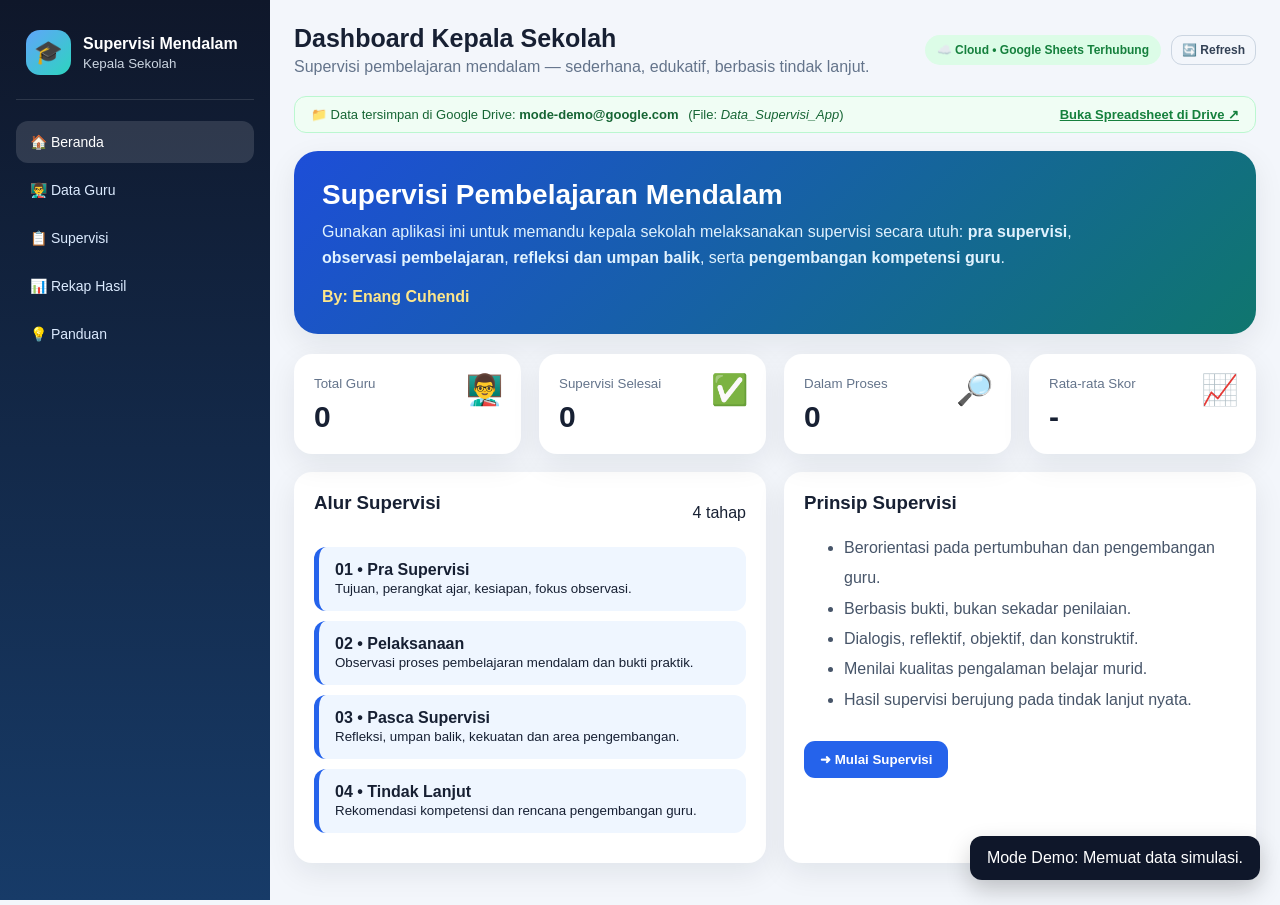
<file: Index.html>
<!DOCTYPE html>
<html lang="id">
<head>
<meta charset="UTF-8">
<meta name="viewport" content="width=device-width, initial-scale=1.0">
<title>Supervisi Pembelajaran Mendalam | By: Enang Cuhendi</title>
<style>
:root{
  --primary:#2563eb;--secondary:#0f766e;--accent:#f59e0b;--bg:#f3f6fb;
  --card:#fff;--text:#172033;--muted:#64748b;--danger:#dc2626;--success:#16a34a;
  --shadow:0 10px 30px rgba(15,23,42,.08);--radius:18px
}
*{box-sizing:border-box}
body{margin:0;font-family:Inter,Segoe UI,Arial,sans-serif;background:var(--bg);color:var(--text)}
.app{display:flex;min-height:100vh}

.sidebar{width:270px;background:linear-gradient(180deg,#0f172a,#173b68);color:#fff;padding:22px 16px;position:fixed;inset:0 auto 0 0;z-index:20}
.brand{display:flex;align-items:center;gap:12px;padding:8px 10px 24px;border-bottom:1px solid rgba(255,255,255,.12)}
.logo{width:45px;height:45px;border-radius:14px;background:linear-gradient(135deg,#60a5fa,#2dd4bf);display:grid;place-items:center;font-size:23px}
.brand b{font-size:16px}.brand small{display:block;color:#cbd5e1;margin-top:3px}
.nav{margin-top:18px}.nav button{width:100%;border:0;background:transparent;color:#dbeafe;text-align:left;padding:13px 14px;border-radius:12px;margin:3px 0;font-size:14px;cursor:pointer}
.nav button:hover,.nav button.active{background:rgba(255,255,255,.13);color:#fff}
.main{margin-left:270px;width:calc(100% - 270px);padding:24px}

.topbar{display:flex;justify-content:space-between;align-items:center;margin-bottom:20px;flex-wrap:wrap;gap:12px}
.topbar h1{margin:0;font-size:25px}.topbar p{margin:5px 0 0;color:var(--muted)}
.topbar-actions{display:flex;align-items:center;gap:10px}
.badge{padding:8px 12px;border-radius:999px;background:#e0f2fe;color:#0369a1;font-size:12px;font-weight:700;display:inline-flex;align-items:center;gap:6px}
.badge-cloud{background:#dcfce7;color:#15803d}
.page{display:none}.page.active{display:block}
.grid{display:grid;gap:18px}.grid-4{grid-template-columns:repeat(4,1fr)}.grid-3{grid-template-columns:repeat(3,1fr)}.grid-2{grid-template-columns:repeat(2,1fr)}
.card{background:var(--card);border-radius:var(--radius);padding:20px;box-shadow:var(--shadow);margin-bottom:18px}
.stat{position:relative;overflow:hidden}.stat .num{font-size:30px;font-weight:800;margin-top:8px}.stat small{color:var(--muted)}.stat .ico{position:absolute;right:18px;top:18px;font-size:30px}

.hero{background:linear-gradient(135deg,#1d4ed8,#0f766e);color:white;border-radius:24px;padding:28px;box-shadow:var(--shadow);margin-bottom:20px}
.hero h2{margin:0 0 8px;font-size:28px}.hero p{margin:0;max-width:800px;color:#e0f2fe;line-height:1.6}
.hero .credit{margin-top:18px;font-weight:800;color:#fde68a}
h2,h3{margin-top:0}.section-title{display:flex;justify-content:space-between;align-items:center;margin-bottom:14px}
label{font-size:13px;font-weight:700;color:#334155;display:block;margin-bottom:6px}
input,select,textarea{width:100%;padding:11px 12px;border:1px solid #dbe2ea;border-radius:11px;background:#fff;font:inherit;outline:none}
input:focus,select:focus,textarea:focus{border-color:var(--primary);box-shadow:0 0 0 3px rgba(37,99,235,.1)}
textarea{min-height:90px;resize:vertical}
.form-grid{display:grid;grid-template-columns:repeat(2,1fr);gap:15px}.full{grid-column:1/-1}

.btn{border:0;border-radius:11px;padding:11px 16px;font-weight:700;cursor:pointer;background:#e2e8f0;color:#1e293b;transition:background 0.2s;display:inline-flex;align-items:center;justify-content:center;gap:6px;text-decoration:none}
.btn:hover{filter:brightness(0.95)}
.btn-primary{background:var(--primary);color:white}.btn-success{background:var(--success);color:white}.btn-warning{background:var(--accent);color:#422006}.btn-danger{background:var(--danger);color:white}
.btn-outline{background:transparent;border:1px solid #cbd5e1;color:#334155}
.btn-sm{padding:7px 10px;font-size:12px}
.actions{display:flex;gap:9px;flex-wrap:wrap}

.tabs{display:flex;gap:7px;overflow:auto;margin-bottom:18px}
.tabs::-webkit-scrollbar{display:none}
.tabs{-ms-overflow-style:none;scrollbar-width:none}
.tab{white-space:nowrap;padding:10px 14px;border-radius:10px;border:1px solid #dbe2ea;background:white;cursor:pointer}.tab.active{background:#dbeafe;color:#1d4ed8;border-color:#93c5fd;font-weight:700}
.step{display:none}.step.active{display:block}
.progress{height:9px;background:#e2e8f0;border-radius:99px;overflow:hidden;margin:8px 0 20px}.progress div{height:100%;background:linear-gradient(90deg,#2563eb,#14b8a6);width:0;transition: width 0.3s ease;}

.check-row{display:grid;grid-template-columns:1fr 150px;gap:15px;align-items:center;border:1px solid #e5e7eb;border-radius:13px;padding:14px;margin-bottom:10px}
.check-row p{margin:0;line-height:1.5}.check-row small{color:var(--muted)}
.rating{display:flex;gap:6px;flex-wrap:wrap}.rating label{font-weight:500;display:flex;gap:3px;align-items:center;margin-right:10px}
table{width:100%;border-collapse:collapse;min-width:600px;}
th,td{text-align:left;padding:11px;border-bottom:1px solid #e5e7eb;font-size:13px}th{background:#f8fafc}
.pill{display:inline-block;padding:5px 9px;border-radius:999px;font-size:11px;font-weight:800}.pill.green{background:#dcfce7;color:#166534}.pill.yellow{background:#fef3c7;color:#92400e}.pill.red{background:#fee2e2;color:#991b1b}
.recommend{border-left:5px solid var(--primary);padding:14px 16px;background:#eff6ff;border-radius:12px;margin-bottom:10px}
.empty{text-align:center;color:var(--muted);padding:30px}

.toast{position:fixed;right:20px;bottom:20px;background:#0f172a;color:#fff;padding:13px 17px;border-radius:12px;display:none;z-index:9999;box-shadow:0 10px 25px rgba(0,0,0,.2)}
.modal-overlay{position:fixed;inset:0;background:rgba(15,23,42,0.6);z-index:9999;display:none;align-items:center;justify-content:center;padding:20px}
.modal{background:#fff;border-radius:20px;padding:24px;width:100%;max-width:340px;text-align:center;box-shadow:0 25px 50px -12px rgba(0,0,0,0.25)}

/* LOADING SPINNER OVERLAY */
.loading-overlay{position:fixed;inset:0;background:rgba(15,23,42,0.65);backdrop-filter:blur(3px);z-index:10000;display:none;align-items:center;justify-content:center;flex-direction:column;color:#fff}
.spinner{width:46px;height:46px;border:4px solid rgba(255,255,255,0.25);border-top:4px solid #60a5fa;border-radius:50%;animation:spin 0.8s linear infinite;margin-bottom:16px}
.loading-text{font-size:15px;font-weight:600;letter-spacing:.3px;color:#f8fafc;text-align:center;max-width:300px}
@keyframes spin{0%{transform:rotate(0deg)}100%{transform:rotate(360deg)}}

.cloud-bar{background:#f0fdf4;border:1px solid #bbf7d0;padding:10px 16px;border-radius:12px;margin-bottom:18px;display:flex;align-items:center;justify-content:space-between;flex-wrap:wrap;gap:8px;font-size:13px;color:#166534}
.cloud-bar a{color:#15803d;font-weight:700;text-decoration:underline}

@media(max-width:1000px){.grid-4{grid-template-columns:repeat(2,1fr)}}
@media(max-width:760px){
 .sidebar{width:100%;height:auto;padding:8px 10px;position:fixed;bottom:0;top:auto;left:0;box-shadow:0 -5px 20px rgba(0,0,0,0.15);z-index:999;}
 .brand{display:none}
 .nav{margin-top:0;display:flex;flex-direction:row;justify-content:space-between;width:100%;gap:5px;}
 .nav button{display:flex;flex-direction:column;align-items:center;justify-content:center;text-align:center;font-size:20px;padding:8px 2px;margin:0;border-radius:12px;flex:1;}
 .nav button span{display:block;font-size:10px;margin-top:4px;font-weight:600;}
 .main{margin-left:0;width:100%;padding:14px;padding-bottom:100px;}
 .topbar h1{font-size:20px}.topbar p{font-size:12px}
 .grid-3,.grid-2,.form-grid{grid-template-columns:1fr}.grid-4{grid-template-columns:repeat(2,1fr)}
 .hero{padding:20px}.hero h2{font-size:22px}
 .check-row{grid-template-columns:1fr}.card{padding:15px}
 .actions{flex-direction:column;width:100%}
 .actions .btn{width:100%;padding:14px}
}

@media print{
 .sidebar,.topbar,.actions,.tabs,.cloud-bar{display:none!important}.main{margin:0;width:100%;padding:0}.page{display:none!important}.page.active{display:block!important}.card,.hero{box-shadow:none;border:1px solid #ddd}
}
</style>
</head>
<body>
<div class="app">
<aside class="sidebar">
 <div class="brand"><div class="logo">🎓</div><div><b>Supervisi Mendalam</b><small>Kepala Sekolah</small></div></div>
 <nav class="nav">
  <button class="active" onclick="showPage('dashboard',this)">🏠 <span>Beranda</span></button>
  <button onclick="showPage('data',this)">👨‍🏫 <span>Data Guru</span></button>
  <button onclick="showPage('supervisi',this)">📋 <span>Supervisi</span></button>
  <button onclick="showPage('rekap',this)">📊 <span>Rekap Hasil</span></button>
  <button onclick="showPage('panduan',this)">💡 <span>Panduan</span></button>
 </nav>
</aside>

<main class="main">
<header class="topbar">
 <div>
  <h1 id="pageTitle">Dashboard Kepala Sekolah</h1>
  <p>Supervisi pembelajaran mendalam — sederhana, edukatif, berbasis tindak lanjut.</p>
 </div>
 <div class="topbar-actions">
  <span class="badge badge-cloud" id="cloudStatus">☁️ Cloud • Google Sheets Terhubung</span>
  <button class="btn btn-sm btn-outline" id="refreshBtn" onclick="loadAppData()" title="Sinkronkan data dari server">🔄 Refresh</button>
 </div>
</header>

<!-- Notifikasi Status Google Sheets Pengguna -->
<div class="cloud-bar" id="cloudBar" style="display:none;">
 <div>
  <span>📁 Data tersimpan di Google Drive: <b id="userEmailTxt">Memuat akun...</b></span>
  <span style="margin-left:6px;">(File: <i>Data_Supervisi_App</i>)</span>
 </div>
 <div>
  <a href="#" target="_blank" id="sheetLink">Buka Spreadsheet di Drive ↗</a>
 </div>
</div>

<section id="dashboard" class="page active">
 <div class="hero">
  <h2>Supervisi Pembelajaran Mendalam</h2>
  <p>Gunakan aplikasi ini untuk memandu kepala sekolah melaksanakan supervisi secara utuh: <b>pra supervisi</b>, <b>observasi pembelajaran</b>, <b>refleksi dan umpan balik</b>, serta <b>pengembangan kompetensi guru</b>.</p>
  <div class="credit">By: Enang Cuhendi</div>
 </div>
 <div class="grid grid-4">
  <div class="card stat"><small>Total Guru</small><div class="num" id="statGuru">0</div><div class="ico">👨‍🏫</div></div>
  <div class="card stat"><small>Supervisi Selesai</small><div class="num" id="statSelesai">0</div><div class="ico">✅</div></div>
  <div class="card stat"><small>Dalam Proses</small><div class="num" id="statProses">0</div><div class="ico">🔎</div></div>
  <div class="card stat"><small>Rata-rata Skor</small><div class="num" id="statRata">-</div><div class="ico">📈</div></div>
 </div>
 <div class="grid grid-2">
  <div class="card">
   <div class="section-title"><h3>Alur Supervisi</h3><span>4 tahap</span></div>
   <div class="recommend"><b>01 • Pra Supervisi</b><br><small>Tujuan, perangkat ajar, kesiapan, fokus observasi.</small></div>
   <div class="recommend"><b>02 • Pelaksanaan</b><br><small>Observasi proses pembelajaran mendalam dan bukti praktik.</small></div>
   <div class="recommend"><b>03 • Pasca Supervisi</b><br><small>Refleksi, umpan balik, kekuatan dan area pengembangan.</small></div>
   <div class="recommend"><b>04 • Tindak Lanjut</b><br><small>Rekomendasi kompetensi dan rencana pengembangan guru.</small></div>
  </div>
  <div class="card">
   <h3>Prinsip Supervisi</h3>
   <ul style="line-height:1.9;color:#475569">
    <li>Berorientasi pada pertumbuhan dan pengembangan guru.</li>
    <li>Berbasis bukti, bukan sekadar penilaian.</li>
    <li>Dialogis, reflektif, objektif, dan konstruktif.</li>
    <li>Menilai kualitas pengalaman belajar murid.</li>
    <li>Hasil supervisi berujung pada tindak lanjut nyata.</li>
   </ul>
   <button class="btn btn-primary" style="margin-top:10px" onclick="showPage('supervisi', document.querySelectorAll('.nav button')[2])">➜ Mulai Supervisi</button>
  </div>
 </div>
</section>

<section id="data" class="page">
 <div class="card">
  <div class="section-title"><h2>Data Guru</h2><button class="btn btn-primary" onclick="openGuruForm()">＋ Tambah Guru</button></div>
  <div id="guruForm" style="display:none;margin-bottom:20px;border:1px solid #dbe2ea;padding:15px;border-radius:14px;background:#f8fafc">
   <h3 style="margin-top:0;font-size:16px;">Form Data Guru</h3>
   <div class="form-grid">
    <div><label>Nama Guru</label><input id="gNama" placeholder="Nama lengkap"></div>
    <div><label>NIP/NUPTK</label><input id="gId" placeholder="Opsional"></div>
    <div><label>Mata Pelajaran</label><input id="gMapel" placeholder="Contoh: IPS"></div>
    <div><label>Kelas/Fase</label><input id="gKelas" placeholder="Contoh: IX / Fase D"></div>
   </div>
   <br><div class="actions"><button class="btn btn-success" onclick="saveGuru()">Simpan ke Cloud</button><button class="btn" onclick="openGuruForm(false)">Batal</button></div>
  </div>
  <div id="guruTable"></div>
 </div>
</section>

<section id="supervisi" class="page">
 <div class="card">
  <div class="section-title"><h2>Form Supervisi</h2><span id="supervisiStatus" class="pill yellow">DRAFT</span></div>
  <div class="tabs">
   <button class="tab active" onclick="goStep(1,this)">1. Pra Supervisi</button>
   <button class="tab" onclick="goStep(2,this)">2. Pelaksanaan</button>
   <button class="tab" onclick="goStep(3,this)">3. Pasca Supervisi</button>
   <button class="tab" onclick="goStep(4,this)">4. Tindak Lanjut</button>
  </div>
  <div class="progress"><div id="prog"></div></div>

  <div class="step active" id="step1">
   <h3>Pra Supervisi</h3>
   <div class="form-grid">
    <div><label>Pilih Guru</label><select id="sGuru"><option value="">-- Pilih guru --</option></select></div>
    <div><label>Tanggal Supervisi</label><input type="date" id="sTanggal"></div>
    <div><label>Materi/Topik</label><input id="sMateri" placeholder="Materi yang akan diajarkan"></div>
    <div><label>Kelas/Fase</label><input id="sKelas" placeholder="Kelas/Fase"></div>
    <div class="full"><label>Tujuan supervisi / fokus yang disepakati</label><textarea id="sFokus" placeholder="Contoh: keterlibatan aktif murid, pembelajaran bermakna, asesmen formatif..."></textarea></div>
    <div class="full"><label>Kesiapan perangkat ajar</label>
     <div class="rating">
      <label><input type="checkbox" class="pra" value="Modul/RPP tersedia"> Modul/RPP</label>
      <label><input type="checkbox" class="pra" value="Asesmen tersedia"> Asesmen</label>
      <label><input type="checkbox" class="pra" value="Media/bahan ajar tersedia"> Media/Bahan ajar</label>
      <label><input type="checkbox" class="pra" value="Tujuan pembelajaran jelas"> Tujuan jelas</label>
     </div>
    </div>
   </div>
   <br>
   <div class="actions"><button class="btn btn-primary" onclick="nextStep(2)">Lanjut Pelaksanaan →</button></div>
  </div>

  <div class="step" id="step2">
   <h3>Pelaksanaan — Observasi Pembelajaran Mendalam</h3>
   <p style="color:#64748b">Berikan skor 1–4 berdasarkan bukti yang terlihat selama pembelajaran. 1 = belum tampak, 2 = mulai tampak, 3 = baik, 4 = sangat baik/konsisten.</p>
   <div id="observasiList"></div>
   <br>
   <div><label>Catatan/bukti observasi penting</label><textarea id="sBukti" placeholder="Tuliskan perilaku guru, respons murid, bukti pembelajaran, atau kejadian penting..."></textarea></div>
   <br>
   <div class="actions">
    <button class="btn" onclick="nextStep(1)">← Kembali</button> 
    <button class="btn btn-primary" onclick="nextStep(3)">Lanjut Pasca Supervisi →</button>
   </div>
  </div>

  <div class="step" id="step3">
   <h3>Pasca Supervisi — Refleksi & Umpan Balik</h3>
   <div class="form-grid">
    <div class="full"><label>Refleksi guru: Apa yang sudah berjalan baik?</label><textarea id="sRefleksi" placeholder="Diisi bersama guru..."></textarea></div>
    <div class="full"><label>Refleksi guru: Apa yang ingin diperbaiki?</label><textarea id="sPerbaikan" placeholder="Area yang ingin dikembangkan..."></textarea></div>
    <div class="full"><label>Kekuatan pembelajaran yang teramati</label><textarea id="sKekuatan"></textarea></div>
    <div class="full"><label>Umpan balik kepala sekolah</label><textarea id="sFeedback" placeholder="Apresiasi + bukti + pertanyaan reflektif + saran pengembangan"></textarea></div>
   </div>
   <br>
   <div class="actions">
    <button class="btn" onclick="nextStep(2)">← Kembali</button> 
    <button class="btn btn-primary" onclick="nextStep(4)">Lanjut Tindak Lanjut →</button>
   </div>
  </div>

  <div class="step" id="step4">
   <h3>Tindak Lanjut & Rekomendasi Pengembangan Kompetensi</h3>
   <div id="hasilSkor" class="recommend"></div>
   <div id="rekomendasiBox"></div>
   <div class="form-grid">
    <div><label>Prioritas pengembangan</label><select id="sPrioritas">
      <option>Perencanaan pembelajaran mendalam</option><option>Praktik pedagogis dan diferensiasi</option><option>Asesmen formatif & HOTS</option><option>Refleksi dan umpan balik</option><option>Pemanfaatan teknologi/digital</option><option>Pengelolaan lingkungan belajar</option><option>Kolaborasi dan komunitas belajar</option>
    </select></div>
    <div><label>Bentuk tindak lanjut</label><select id="sTL"><option>Coaching individual</option><option>Observasi teman sejawat</option><option>Lesson study</option><option>MGMP/komunitas belajar</option><option>Workshop/pelatihan</option><option>Praktik mandiri dengan refleksi</option></select></div>
    <div><label>Target waktu</label><input id="sTarget" placeholder="Contoh: 2 minggu"></div>
    <div><label>Indikator keberhasilan</label><input id="sIndikator" placeholder="Contoh: asesmen formatif digunakan setiap pertemuan"></div>
    <div class="full"><label>Catatan tindak lanjut</label><textarea id="sCatatanTL"></textarea></div>
   </div>
   <br>
   <div class="actions">
    <button class="btn" onclick="nextStep(3)">← Kembali</button>
    <button class="btn btn-success" onclick="simpanSupervisi()">💾 Simpan ke Google Sheets</button>
    <button class="btn btn-warning" onclick="window.print()">🖨️ Cetak</button>
   </div>
  </div>
 </div>
</section>

<section id="rekap" class="page">
 <div class="card">
  <div class="section-title"><h2>Rekap Hasil Supervisi</h2><button class="btn btn-warning" onclick="window.print()">🖨️ Cetak</button></div>
  <div id="rekapTable"></div>
 </div>
</section>

<section id="panduan" class="page">
 <div class="card">
  <h2>Panduan Singkat Kepala Sekolah</h2>
  <div class="grid grid-2">
   <div class="recommend"><b>Pra Supervisi</b><p>Bangun kesepakatan dengan guru. Pahami tujuan pembelajaran, karakteristik murid, perangkat ajar, serta fokus observasi.</p></div>
   <div class="recommend"><b>Pelaksanaan</b><p>Amati proses dan respons murid. Kumpulkan bukti. Hindari mengganggu alur pembelajaran.</p></div>
   <div class="recommend"><b>Pasca Supervisi</b><p>Mulai dengan apresiasi berbasis bukti. Gunakan pertanyaan reflektif. Bahas satu-dua prioritas pengembangan.</p></div>
   <div class="recommend"><b>Tindak Lanjut</b><p>Sepakati bentuk pengembangan, target waktu, indikator keberhasilan, dan kesempatan supervisi ulang.</p></div>
  </div>
  <h3>Skala Observasi</h3>
  <div style="overflow-x:auto;">
    <table><tr><th>Skor</th><th>Makna</th><th>Orientasi tindak lanjut</th></tr>
     <tr><td>1</td><td>Belum tampak</td><td>Pendampingan intensif dan contoh praktik</td></tr>
     <tr><td>2</td><td>Mulai tampak</td><td>Coaching dan latihan terarah</td></tr>
     <tr><td>3</td><td>Baik</td><td>Penguatan dan berbagi praktik</td></tr>
     <tr><td>4</td><td>Sangat baik/konsisten</td><td>Pengembangan praktik dan diseminasi</td></tr>
    </table>
  </div>
 </div>
</section>
</main>
</div>

<!-- LOADING SPINNER MODAL -->
<div class="loading-overlay" id="loadingOverlay">
  <div class="spinner"></div>
  <div class="loading-text" id="loadingText">Menghubungkan ke Google Drive...</div>
</div>

<!-- TOAST NOTIFIKASI -->
<div class="toast" id="toast"></div>

<!-- MODAL KONFIRMASI -->
<div class="modal-overlay" id="confirmModal">
  <div class="modal">
    <h3 style="margin-top:0">Konfirmasi</h3>
    <p style="color:#475569;margin-bottom:20px" id="confirmMsg">Apakah Anda yakin?</p>
    <div class="actions" style="flex-direction:row;justify-content:center;">
      <button class="btn" style="flex:1" onclick="closeConfirm()">Batal</button>
      <button class="btn btn-danger" style="flex:1" id="confirmOk">Hapus</button>
    </div>
  </div>
</div>

<script>
/**
 * Logika Frontend Terhubung Asinkronus ke Google Apps Script (Backend)
 */
let gurus = [];
let hasil = [];
let userInfo = null;
let currentScores = {};
let pendingConfirmAction = null;

const indikator = [
 ["Berkesadaran","Guru membangun perhatian, tujuan, dan kesadaran belajar murid."],
 ["Bermakna","Materi dikaitkan dengan konteks, pengalaman, atau kebutuhan nyata murid."],
 ["Menggembirakan","Suasana belajar aman, positif, menantang, dan membuat murid berpartisipasi."],
 ["Memahami","Murid diberi ruang membangun pemahaman melalui eksplorasi dan pengolahan informasi."],
 ["Mengaplikasi","Murid menggunakan pengetahuan/keterampilan pada situasi atau masalah."],
 ["Merefleksi","Murid melakukan refleksi terhadap proses, hasil, dan makna belajar."],
 ["Praktik Pedagogis","Strategi, metode, diferensiasi, pertanyaan, dan fasilitasi sesuai kebutuhan murid."],
 ["Lingkungan Pembelajaran","Lingkungan fisik, sosial, emosional, dan budaya mendukung pembelajaran."],
 ["Pemanfaatan Digital","Teknologi digunakan secara tepat untuk memperkaya proses dan pengalaman belajar."],
 ["Asesmen Formatif","Guru menggunakan bukti belajar untuk memberikan umpan balik dan menyesuaikan pembelajaran."],
 ["Keterlibatan Murid","Murid aktif berpikir, berdiskusi, berkarya, mengambil peran, dan bertanggung jawab."],
 ["Kolaborasi","Guru membangun interaksi dan kolaborasi yang produktif antarmurid."]
];

// Deteksi lingkungan Google Apps Script
const isGasEnvironment = (typeof google !== 'undefined' && google.script && google.script.run);

function showLoading(msg = 'Memproses ke Google Sheets...') {
  document.getElementById('loadingText').textContent = msg;
  document.getElementById('loadingOverlay').style.display = 'flex';
}

function hideLoading() {
  document.getElementById('loadingOverlay').style.display = 'none';
}

function toast(msg) {
  const t = document.getElementById('toast');
  t.textContent = msg;
  t.style.display = 'block';
  setTimeout(() => { t.style.display = 'none'; }, 3000);
}

function showConfirm(msg, callback) {
  document.getElementById('confirmMsg').textContent = msg;
  pendingConfirmAction = callback;
  document.getElementById('confirmModal').style.display = 'flex';
}

function closeConfirm() {
  document.getElementById('confirmModal').style.display = 'none';
  pendingConfirmAction = null;
}

document.getElementById('confirmOk').addEventListener('click', () => {
  if (pendingConfirmAction) pendingConfirmAction();
  closeConfirm();
});

/**
 * Memuat data awal dari Google Sheets
 */
function loadAppData() {
  showLoading('Mengambil data dari Google Sheets...');

  if (!isGasEnvironment) {
    // Mode Simulasi saat testing di luar GAS
    setTimeout(() => {
      const storedG = localStorage.getItem('spm_gas_guru_mock');
      const storedH = localStorage.getItem('spm_gas_hasil_mock');
      gurus = storedG ? JSON.parse(storedG) : [];
      hasil = storedH ? JSON.parse(storedH) : [];
      userInfo = {
        email: 'mode-demo@google.com',
        spreadsheetName: 'Data_Supervisi_App (Simulasi)',
        spreadsheetUrl: '#'
      };
      updateUIWithData();
      hideLoading();
      toast('Mode Demo: Memuat data simulasi.');
    }, 450);
    return;
  }

  google.script.run
    .withSuccessHandler(function(response) {
      hideLoading();
      if (response && response.success) {
        gurus = response.gurus || [];
        hasil = response.hasil || [];
        userInfo = response.userInfo || null;
        updateUIWithData();
        toast('Data berhasil disinkronkan dari Google Sheets.');
      } else {
        toast('Pemberitahuan: ' + (response ? response.message : 'Gagal memuat data.'));
      }
    })
    .withFailureHandler(function(err) {
      hideLoading();
      toast('Koneksi Gagal: ' + (err.message || err));
      console.error(err);
    })
    .getAppData();
}

function updateUIWithData() {
  if (userInfo) {
    const cloudBar = document.getElementById('cloudBar');
    if (cloudBar) cloudBar.style.display = 'flex';
    const emailTxt = document.getElementById('userEmailTxt');
    if (emailTxt) emailTxt.textContent = userInfo.email || 'Akun Pengguna';
    const sheetLink = document.getElementById('sheetLink');
    if (sheetLink && userInfo.spreadsheetUrl) {
      sheetLink.href = userInfo.spreadsheetUrl;
      sheetLink.style.display = 'inline';
    }
  }
  updateStats();
  renderGuru();
  updateGuruSelect();
  renderRekap();
}

function showPage(id, btn) {
  document.querySelectorAll('.page').forEach(x => x.classList.remove('active'));
  document.getElementById(id).classList.add('active');
  document.querySelectorAll('.nav button').forEach(x => x.classList.remove('active'));
  if (btn) btn.classList.add('active');
  const titles = {
    dashboard: 'Dashboard Kepala Sekolah',
    data: 'Data Guru',
    supervisi: 'Supervisi Pembelajaran',
    rekap: 'Rekap Hasil Supervisi',
    panduan: 'Panduan Penggunaan'
  };
  document.getElementById('pageTitle').textContent = titles[id] || 'Supervisi';
  if (id === 'data') renderGuru();
  if (id === 'supervisi') prepareSupervisi();
  if (id === 'rekap') renderRekap();
  updateStats();
  window.scrollTo({ top: 0, behavior: 'smooth' });
}

function openGuruForm(v = true) {
  document.getElementById('guruForm').style.display = v ? 'block' : 'none';
}

function saveGuru() {
  const nama = document.getElementById('gNama').value.trim();
  const mapel = document.getElementById('gMapel').value.trim();
  const kelas = document.getElementById('gKelas').value.trim();
  const id_guru = document.getElementById('gId').value.trim();

  if (!nama || !mapel) {
    toast('Nama guru dan mata pelajaran wajib diisi.');
    return;
  }

  const newGuru = {
    id: Date.now(),
    nama: nama,
    identitas: id_guru,
    mapel: mapel,
    kelas: kelas
  };

  showLoading('Menyimpan guru ke Google Sheets...');

  if (!isGasEnvironment) {
    setTimeout(() => {
      gurus.push(newGuru);
      localStorage.setItem('spm_gas_guru_mock', JSON.stringify(gurus));
      hideLoading();
      openGuruForm(false);
      renderGuru();
      updateGuruSelect();
      updateStats();
      clearGuruInputs();
      toast('Data guru tersimpan (Simulasi).');
    }, 400);
    return;
  }

  google.script.run
    .withSuccessHandler(function(response) {
      hideLoading();
      gurus.push(response.guru || newGuru);
      openGuruForm(false);
      renderGuru();
      updateGuruSelect();
      updateStats();
      clearGuruInputs();
      toast('Data guru berhasil tersimpan di Google Sheets!');
    })
    .withFailureHandler(function(err) {
      hideLoading();
      toast('Gagal menyimpan guru: ' + (err.message || err));
    })
    .saveGuru(newGuru);
}

function clearGuruInputs() {
  document.getElementById('gNama').value = '';
  document.getElementById('gId').value = '';
  document.getElementById('gMapel').value = '';
  document.getElementById('gKelas').value = '';
}

function delGuru(id) {
  showConfirm('Hapus data guru ini dari Google Sheets?', () => {
    showLoading('Menghapus guru dari Google Sheets...');

    if (!isGasEnvironment) {
      setTimeout(() => {
        gurus = gurus.filter(x => x.id !== id);
        localStorage.setItem('spm_gas_guru_mock', JSON.stringify(gurus));
        hideLoading();
        renderGuru();
        updateGuruSelect();
        updateStats();
        toast('Data guru dihapus.');
      }, 400);
      return;
    }

    google.script.run
      .withSuccessHandler(function(res) {
        hideLoading();
        gurus = gurus.filter(x => String(x.id) !== String(id));
        renderGuru();
        updateGuruSelect();
        updateStats();
        toast('Data guru berhasil dihapus dari Google Sheets.');
      })
      .withFailureHandler(function(err) {
        hideLoading();
        toast('Gagal menghapus: ' + (err.message || err));
      })
      .deleteGuru(id);
  });
}

function renderGuru() {
  const box = document.getElementById('guruTable');
  if (!gurus.length) {
    box.innerHTML = '<div class="empty">Belum ada data guru di Google Sheets. Klik “Tambah Guru” untuk memulai.</div>';
    return;
  }
  box.innerHTML = '<div style="overflow-x:auto;"><table><tr><th>Nama</th><th>NIP/NUPTK</th><th>Mapel</th><th>Kelas/Fase</th><th>Aksi</th></tr>' +
    gurus.map(g => `<tr><td><b>${esc(g.nama)}</b></td><td>${esc(g.identitas || '-')}</td><td>${esc(g.mapel)}</td><td>${esc(g.kelas || '-')}</td><td><button class="btn btn-danger btn-sm" onclick="delGuru(${g.id})">Hapus</button></td></tr>`).join('') +
    '</table></div>';
}

function updateGuruSelect() {
  const s = document.getElementById('sGuru');
  if (!s) return;
  s.innerHTML = '<option value="">-- Pilih guru --</option>' +
    gurus.map(g => `<option value="${g.id}">${esc(g.nama)} — ${esc(g.mapel)}</option>`).join('');
}

function prepareSupervisi() {
  updateGuruSelect();
  renderObservasi();
  const d = new Date();
  document.getElementById('sTanggal').value = d.toISOString().slice(0, 10);
  document.getElementById('prog').style.width = '0%';
}

function renderObservasi() {
  document.getElementById('observasiList').innerHTML = indikator.map((x, i) => `
  <div class="check-row"><div><b>${i + 1}. ${x[0]}</b><br><small>${x[1]}</small></div>
  <select id="score${i}" onchange="currentScores[${i}]=Number(this.value)">
  <option value="0">Pilih skor</option><option value="1">1 — Belum tampak</option><option value="2">2 — Mulai tampak</option><option value="3">3 — Baik</option><option value="4">4 — Sangat baik</option></select></div>`).join('');
}

function goStep(n, btn) {
  document.querySelectorAll('.step').forEach(x => x.classList.remove('active'));
  document.getElementById('step' + n).classList.add('active');
  document.querySelectorAll('.tab').forEach(x => x.classList.remove('active'));
  if (btn) {
    btn.classList.add('active');
  } else {
    document.querySelectorAll('.tab')[n - 1].classList.add('active');
  }
  document.getElementById('prog').style.width = ((n - 1) / 3 * 100) + '%';
  if (n === 4) buildRecommendations();
  window.scrollTo({ top: 0, behavior: 'smooth' });
}

function nextStep(n) {
  goStep(n);
  if (n === 4) buildRecommendations();
}

function calcScore() {
  const vals = indikator.map((_, i) => Number(document.getElementById('score' + i)?.value || 0)).filter(x => x > 0);
  return vals.length ? Math.round(vals.reduce((a, b) => a + b, 0) / vals.length * 100) / 100 : 0;
}

function buildRecommendations() {
  const score = calcScore(), level = score >= 3.5 ? 'Sangat Baik' : score >= 2.75 ? 'Baik' : score >= 2 ? 'Mulai Berkembang' : 'Perlu Pendampingan';
  document.getElementById('hasilSkor').innerHTML = `<b>Ringkasan skor observasi: ${score || '-'} / 4 — ${level}</b><br><small>Gunakan hasil ini sebagai dasar dialog dan pengembangan, bukan sekadar angka.</small>`;
  const areas = indikator.map((x, i) => ({ name: x[0], score: Number(document.getElementById('score' + i)?.value || 0) })).filter(x => x.score > 0).sort((a, b) => a.score - b.score).slice(0, 3);
  const map = {
    "Berkesadaran": "Penguatan desain tujuan belajar, apersepsi reflektif, dan strategi metakognitif.",
    "Bermakna": "Pengembangan pembelajaran kontekstual berbasis masalah dan pengalaman nyata murid.",
    "Menggembirakan": "Penguatan lingkungan belajar positif, aktivitas variatif, dan keterlibatan murid.",
    "Memahami": "Penguatan strategi eksplorasi, literasi, diskusi, dan konstruksi pemahaman.",
    "Mengaplikasi": "Pengembangan tugas autentik, proyek, pemecahan masalah, dan transfer pengetahuan.",
    "Merefleksi": "Penguatan jurnal/refleksi, exit ticket, metakognisi, dan dialog reflektif.",
    "Praktik Pedagogis": "Penguatan diferensiasi, pertanyaan pemantik, scaffolding, dan strategi aktif.",
    "Lingkungan Pembelajaran": "Penguatan pengelolaan kelas, keamanan psikologis, inklusivitas, dan kolaborasi.",
    "Pemanfaatan Digital": "Penguatan pemilihan dan pemanfaatan teknologi yang bermakna, aman, dan relevan.",
    "Asesmen Formatif": "Penguatan asesmen diagnostik/formatif, umpan balik, rubrik, dan tindak lanjut.",
    "Keterlibatan Murid": "Penguatan student agency, diskusi, pilihan belajar, dan aktivitas berpikir tingkat tinggi.",
    "Kolaborasi": "Penguatan kerja kelompok, peran murid, komunikasi, dan budaya saling belajar."
  };
  document.getElementById('rekomendasiBox').innerHTML = areas.length ? '<h3>Rekomendasi berbasis skor terendah</h3>' + areas.map(a => `<div class="recommend"><b>${a.name} — skor ${a.score}</b><br>${map[a.name]}</div>`).join('') : '<div class="empty">Isi skor observasi terlebih dahulu untuk memperoleh rekomendasi otomatis.</div>';
}

function simpanSupervisi() {
  const sGuru = document.getElementById('sGuru');
  const guru = gurus.find(g => String(g.id) === String(sGuru.value));
  if (!guru) {
    toast('Pilih guru terlebih dahulu.');
    return;
  }
  const score = calcScore();
  if (!score) {
    toast('Isi skor observasi terlebih dahulu.');
    goStep(2);
    return;
  }

  const data = {
    id: Date.now(),
    guruId: guru.id,
    nama: guru.nama,
    mapel: guru.mapel,
    tanggal: document.getElementById('sTanggal').value,
    materi: document.getElementById('sMateri').value,
    kelas: document.getElementById('sKelas').value || guru.kelas,
    fokus: document.getElementById('sFokus').value,
    bukti: document.getElementById('sBukti').value,
    refleksi: document.getElementById('sRefleksi').value,
    perbaikan: document.getElementById('sPerbaikan').value,
    kekuatan: document.getElementById('sKekuatan').value,
    feedback: document.getElementById('sFeedback').value,
    scores: indikator.map((x, i) => ({ indikator: x[0], score: Number(document.getElementById('score' + i).value || 0) })),
    rata: score,
    prioritas: document.getElementById('sPrioritas').value,
    tl: document.getElementById('sTL').value,
    target: document.getElementById('sTarget').value,
    indikator: document.getElementById('sIndikator').value,
    catatanTL: document.getElementById('sCatatanTL').value
  };

  showLoading('Menyimpan hasil supervisi ke Google Sheets...');

  if (!isGasEnvironment) {
    setTimeout(() => {
      hasil.push(data);
      localStorage.setItem('spm_gas_hasil_mock', JSON.stringify(hasil));
      hideLoading();
      document.getElementById('supervisiStatus').textContent = 'SELESAI';
      document.getElementById('supervisiStatus').className = 'pill green';
      updateStats();
      renderRekap();
      toast('Hasil supervisi tersimpan (Simulasi).');
      showPage('rekap', document.querySelectorAll('.nav button')[3]);
    }, 500);
    return;
  }

  google.script.run
    .withSuccessHandler(function(response) {
      hideLoading();
      hasil.push(response.data || data);
      const st = document.getElementById('supervisiStatus');
      st.textContent = 'SELESAI';
      st.className = 'pill green';
      updateStats();
      renderRekap();
      toast('Hasil supervisi berhasil tersimpan di Google Sheets!');
      showPage('rekap', document.querySelectorAll('.nav button')[3]);
    })
    .withFailureHandler(function(err) {
      hideLoading();
      toast('Gagal menyimpan: ' + (err.message || err));
    })
    .saveHasilSupervisi(data);
}

function delHasilSupervisi(id) {
  showConfirm('Hapus catatan hasil supervisi ini dari Google Sheets?', () => {
    showLoading('Menghapus data hasil supervisi...');

    if (!isGasEnvironment) {
      setTimeout(() => {
        hasil = hasil.filter(x => x.id !== id);
        localStorage.setItem('spm_gas_hasil_mock', JSON.stringify(hasil));
        hideLoading();
        renderRekap();
        updateStats();
        toast('Hasil supervisi dihapus.');
      }, 400);
      return;
    }

    google.script.run
      .withSuccessHandler(function(res) {
        hideLoading();
        hasil = hasil.filter(x => String(x.id) !== String(id));
        renderRekap();
        updateStats();
        toast('Data hasil supervisi berhasil dihapus.');
      })
      .withFailureHandler(function(err) {
        hideLoading();
        toast('Gagal menghapus: ' + (err.message || err));
      })
      .deleteHasilSupervisi(id);
  });
}

function renderRekap() {
  const box = document.getElementById('rekapTable');
  if (!hasil.length) {
    box.innerHTML = '<div class="empty">Belum ada hasil supervisi di Google Sheets.</div>';
    return;
  }
  box.innerHTML = '<div style="overflow-x:auto;"><table><tr><th>Guru</th><th>Mapel</th><th>Tanggal</th><th>Skor</th><th>Kategori</th><th>Prioritas</th><th>Aksi</th></tr>' +
    hasil.slice().reverse().map(h => {
      const cat = h.rata >= 3.5 ? 'Sangat Baik' : h.rata >= 2.75 ? 'Baik' : h.rata >= 2 ? 'Mulai Berkembang' : 'Perlu Pendampingan';
      const cls = h.rata >= 2.75 ? 'green' : h.rata >= 2 ? 'yellow' : 'red';
      return `<tr>
        <td><b>${esc(h.nama)}</b></td>
        <td>${esc(h.mapel)}</td>
        <td>${esc(h.tanggal)}</td>
        <td><b>${h.rata}/4</b></td>
        <td><span class="pill ${cls}">${cat}</span></td>
        <td>${esc(h.prioritas)}</td>
        <td><button class="btn btn-danger btn-sm" onclick="delHasilSupervisi(${h.id})" title="Hapus catatan ini">Hapus</button></td>
      </tr>`;
    }).join('') + '</table></div>';
}

function updateStats() {
  document.getElementById('statGuru').textContent = gurus.length;
  document.getElementById('statSelesai').textContent = hasil.length;
  document.getElementById('statProses').textContent = '0';
  document.getElementById('statRata').textContent = hasil.length ? (hasil.reduce((a, b) => a + Number(b.rata || 0), 0) / hasil.length).toFixed(2) : '-';
}

function esc(s) {
  return String(s ?? '').replace(/[&<>"']/g, m => ({ '&': '&amp;', '<': '&lt;', '>': '&gt;', '"': '&quot;', "'": '&#039;' })[m]);
}

window.addEventListener('DOMContentLoaded', () => {
  loadAppData();
});
</script>
</body>
</html>
</file>
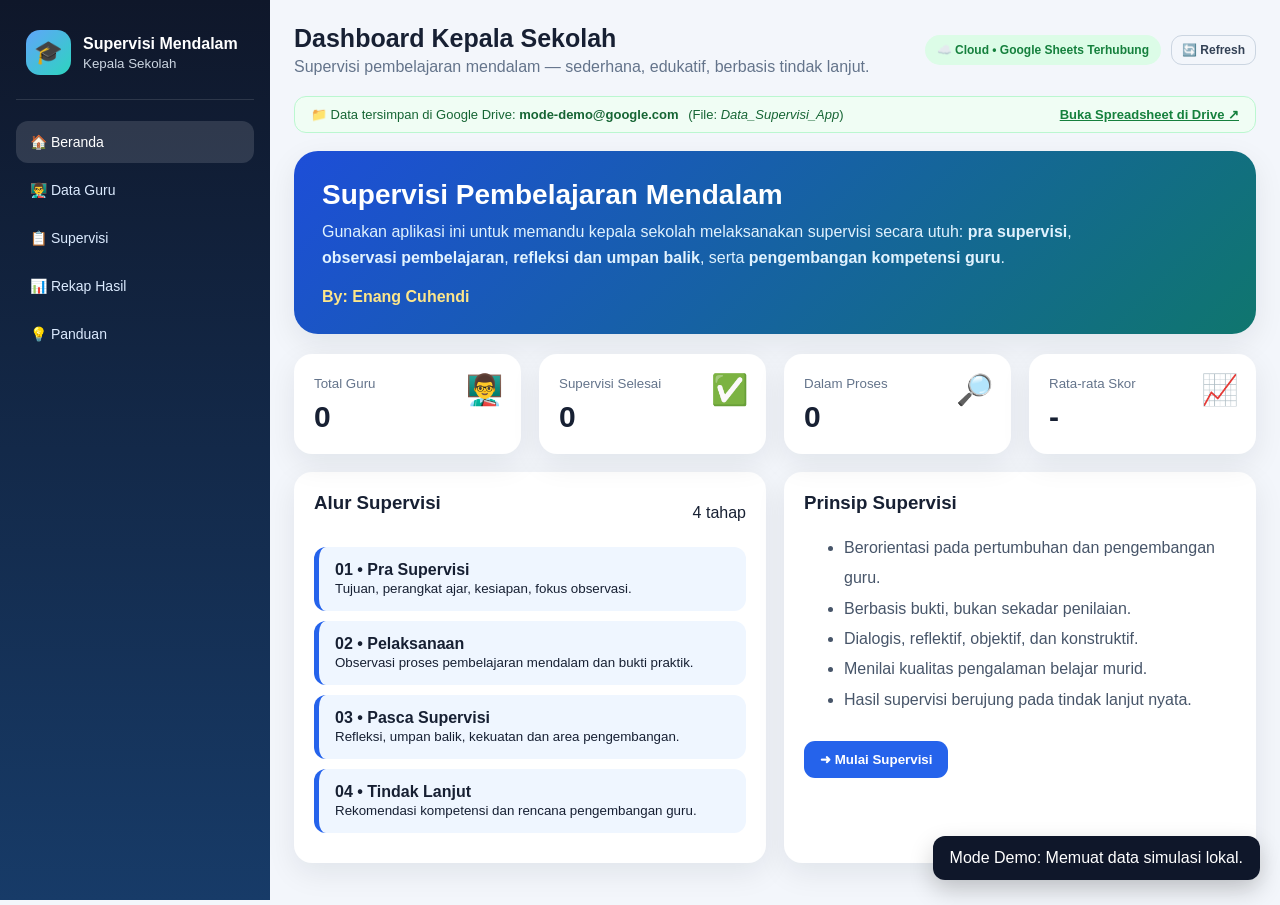
<file: gas/Index.html>
<!DOCTYPE html>
<html lang="id">
<head>
<meta charset="UTF-8">
<meta name="viewport" content="width=device-width, initial-scale=1.0">
<title>Supervisi Pembelajaran Mendalam | By: Enang Cuhendi</title>
<style>
:root{
  --primary:#2563eb;--secondary:#0f766e;--accent:#f59e0b;--bg:#f3f6fb;
  --card:#fff;--text:#172033;--muted:#64748b;--danger:#dc2626;--success:#16a34a;
  --shadow:0 10px 30px rgba(15,23,42,.08);--radius:18px
}
*{box-sizing:border-box}
body{margin:0;font-family:Inter,Segoe UI,Arial,sans-serif;background:var(--bg);color:var(--text)}
.app{display:flex;min-height:100vh}

.sidebar{width:270px;background:linear-gradient(180deg,#0f172a,#173b68);color:#fff;padding:22px 16px;position:fixed;inset:0 auto 0 0;z-index:20}
.brand{display:flex;align-items:center;gap:12px;padding:8px 10px 24px;border-bottom:1px solid rgba(255,255,255,.12)}
.logo{width:45px;height:45px;border-radius:14px;background:linear-gradient(135deg,#60a5fa,#2dd4bf);display:grid;place-items:center;font-size:23px}
.brand b{font-size:16px}.brand small{display:block;color:#cbd5e1;margin-top:3px}
.nav{margin-top:18px}.nav button{width:100%;border:0;background:transparent;color:#dbeafe;text-align:left;padding:13px 14px;border-radius:12px;margin:3px 0;font-size:14px;cursor:pointer}
.nav button:hover,.nav button.active{background:rgba(255,255,255,.13);color:#fff}
.main{margin-left:270px;width:calc(100% - 270px);padding:24px}

.topbar{display:flex;justify-content:space-between;align-items:center;margin-bottom:20px;flex-wrap:wrap;gap:12px}
.topbar h1{margin:0;font-size:25px}.topbar p{margin:5px 0 0;color:var(--muted)}
.topbar-actions{display:flex;align-items:center;gap:10px}
.badge{padding:8px 12px;border-radius:999px;background:#e0f2fe;color:#0369a1;font-size:12px;font-weight:700;display:inline-flex;align-items:center;gap:6px}
.badge-cloud{background:#dcfce7;color:#15803d}
.page{display:none}.page.active{display:block}
.grid{display:grid;gap:18px}.grid-4{grid-template-columns:repeat(4,1fr)}.grid-3{grid-template-columns:repeat(3,1fr)}.grid-2{grid-template-columns:repeat(2,1fr)}
.card{background:var(--card);border-radius:var(--radius);padding:20px;box-shadow:var(--shadow);margin-bottom:18px}
.stat{position:relative;overflow:hidden}.stat .num{font-size:30px;font-weight:800;margin-top:8px}.stat small{color:var(--muted)}.stat .ico{position:absolute;right:18px;top:18px;font-size:30px}

.hero{background:linear-gradient(135deg,#1d4ed8,#0f766e);color:white;border-radius:24px;padding:28px;box-shadow:var(--shadow);margin-bottom:20px}
.hero h2{margin:0 0 8px;font-size:28px}.hero p{margin:0;max-width:800px;color:#e0f2fe;line-height:1.6}
.hero .credit{margin-top:18px;font-weight:800;color:#fde68a}
h2,h3{margin-top:0}.section-title{display:flex;justify-content:space-between;align-items:center;margin-bottom:14px}
label{font-size:13px;font-weight:700;color:#334155;display:block;margin-bottom:6px}
input,select,textarea{width:100%;padding:11px 12px;border:1px solid #dbe2ea;border-radius:11px;background:#fff;font:inherit;outline:none}
input:focus,select:focus,textarea:focus{border-color:var(--primary);box-shadow:0 0 0 3px rgba(37,99,235,.1)}
textarea{min-height:90px;resize:vertical}
.form-grid{display:grid;grid-template-columns:repeat(2,1fr);gap:15px}.full{grid-column:1/-1}

.btn{border:0;border-radius:11px;padding:11px 16px;font-weight:700;cursor:pointer;background:#e2e8f0;color:#1e293b;transition:background 0.2s;display:inline-flex;align-items:center;justify-content:center;gap:6px;text-decoration:none}
.btn:hover{filter:brightness(0.95)}
.btn-primary{background:var(--primary);color:white}.btn-success{background:var(--success);color:white}.btn-warning{background:var(--accent);color:#422006}.btn-danger{background:var(--danger);color:white}
.btn-outline{background:transparent;border:1px solid #cbd5e1;color:#334155}
.btn-sm{padding:7px 10px;font-size:12px}
.actions{display:flex;gap:9px;flex-wrap:wrap}

.tabs{display:flex;gap:7px;overflow:auto;margin-bottom:18px}
.tabs::-webkit-scrollbar{display:none}
.tabs{-ms-overflow-style:none;scrollbar-width:none}
.tab{white-space:nowrap;padding:10px 14px;border-radius:10px;border:1px solid #dbe2ea;background:white;cursor:pointer}.tab.active{background:#dbeafe;color:#1d4ed8;border-color:#93c5fd;font-weight:700}
.step{display:none}.step.active{display:block}
.progress{height:9px;background:#e2e8f0;border-radius:99px;overflow:hidden;margin:8px 0 20px}.progress div{height:100%;background:linear-gradient(90deg,#2563eb,#14b8a6);width:0;transition: width 0.3s ease;}

.check-row{display:grid;grid-template-columns:1fr 150px;gap:15px;align-items:center;border:1px solid #e5e7eb;border-radius:13px;padding:14px;margin-bottom:10px}
.check-row p{margin:0;line-height:1.5}.check-row small{color:var(--muted)}
.rating{display:flex;gap:6px;flex-wrap:wrap}.rating label{font-weight:500;display:flex;gap:3px;align-items:center;margin-right:10px}
table{width:100%;border-collapse:collapse;min-width:600px;}
th,td{text-align:left;padding:11px;border-bottom:1px solid #e5e7eb;font-size:13px}th{background:#f8fafc}
.pill{display:inline-block;padding:5px 9px;border-radius:999px;font-size:11px;font-weight:800}.pill.green{background:#dcfce7;color:#166534}.pill.yellow{background:#fef3c7;color:#92400e}.pill.red{background:#fee2e2;color:#991b1b}
.recommend{border-left:5px solid var(--primary);padding:14px 16px;background:#eff6ff;border-radius:12px;margin-bottom:10px}
.empty{text-align:center;color:var(--muted);padding:30px}

.toast{position:fixed;right:20px;bottom:20px;background:#0f172a;color:#fff;padding:13px 17px;border-radius:12px;display:none;z-index:9999;box-shadow:0 10px 25px rgba(0,0,0,.2)}
.modal-overlay{position:fixed;inset:0;background:rgba(15,23,42,0.6);z-index:9999;display:none;align-items:center;justify-content:center;padding:20px}
.modal{background:#fff;border-radius:20px;padding:24px;width:100%;max-width:340px;text-align:center;box-shadow:0 25px 50px -12px rgba(0,0,0,0.25)}

/* LOADING SPINNER OVERLAY */
.loading-overlay{position:fixed;inset:0;background:rgba(15,23,42,0.65);backdrop-filter:blur(3px);z-index:10000;display:none;align-items:center;justify-content:center;flex-direction:column;color:#fff}
.spinner{width:46px;height:46px;border:4px solid rgba(255,255,255,0.25);border-top:4px solid #60a5fa;border-radius:50%;animation:spin 0.8s linear infinite;margin-bottom:16px}
.loading-text{font-size:15px;font-weight:600;letter-spacing:.3px;color:#f8fafc;text-align:center;max-width:300px}
@keyframes spin{0%{transform:rotate(0deg)}100%{transform:rotate(360deg)}}

.cloud-bar{background:#f0fdf4;border:1px solid #bbf7d0;padding:10px 16px;border-radius:12px;margin-bottom:18px;display:flex;align-items:center;justify-content:space-between;flex-wrap:wrap;gap:8px;font-size:13px;color:#166534}
.cloud-bar a{color:#15803d;font-weight:700;text-decoration:underline}

@media(max-width:1000px){.grid-4{grid-template-columns:repeat(2,1fr)}}
@media(max-width:760px){
 .sidebar{width:100%;height:auto;padding:8px 10px;position:fixed;bottom:0;top:auto;left:0;box-shadow:0 -5px 20px rgba(0,0,0,0.15);z-index:999;}
 .brand{display:none}
 .nav{margin-top:0;display:flex;flex-direction:row;justify-content:space-between;width:100%;gap:5px;}
 .nav button{display:flex;flex-direction:column;align-items:center;justify-content:center;text-align:center;font-size:20px;padding:8px 2px;margin:0;border-radius:12px;flex:1;}
 .nav button span{display:block;font-size:10px;margin-top:4px;font-weight:600;}
 .main{margin-left:0;width:100%;padding:14px;padding-bottom:100px;}
 .topbar h1{font-size:20px}.topbar p{font-size:12px}
 .grid-3,.grid-2,.form-grid{grid-template-columns:1fr}.grid-4{grid-template-columns:repeat(2,1fr)}
 .hero{padding:20px}.hero h2{font-size:22px}
 .check-row{grid-template-columns:1fr}.card{padding:15px}
 .actions{flex-direction:column;width:100%}
 .actions .btn{width:100%;padding:14px}
}

@media print{
 .sidebar,.topbar,.actions,.tabs,.cloud-bar{display:none!important}.main{margin:0;width:100%;padding:0}.page{display:none!important}.page.active{display:block!important}.card,.hero{box-shadow:none;border:1px solid #ddd}
}
</style>
</head>
<body>
<div class="app">
<aside class="sidebar">
 <div class="brand"><div class="logo">🎓</div><div><b>Supervisi Mendalam</b><small>Kepala Sekolah</small></div></div>
 <nav class="nav">
  <button class="active" onclick="showPage('dashboard',this)">🏠 <span>Beranda</span></button>
  <button onclick="showPage('data',this)">👨‍🏫 <span>Data Guru</span></button>
  <button onclick="showPage('supervisi',this)">📋 <span>Supervisi</span></button>
  <button onclick="showPage('rekap',this)">📊 <span>Rekap Hasil</span></button>
  <button onclick="showPage('panduan',this)">💡 <span>Panduan</span></button>
 </nav>
</aside>

<main class="main">
<header class="topbar">
 <div>
  <h1 id="pageTitle">Dashboard Kepala Sekolah</h1>
  <p>Supervisi pembelajaran mendalam — sederhana, edukatif, berbasis tindak lanjut.</p>
 </div>
 <div class="topbar-actions">
  <span class="badge badge-cloud" id="cloudStatus">☁️ Cloud • Google Sheets Terhubung</span>
  <button class="btn btn-sm btn-outline" id="refreshBtn" onclick="loadAppData()" title="Sinkronkan data dari server">🔄 Refresh</button>
 </div>
</header>

<!-- Notifikasi Status Google Sheets Pengguna -->
<div class="cloud-bar" id="cloudBar" style="display:none;">
 <div>
  <span>📁 Data tersimpan di Google Drive: <b id="userEmailTxt">Memuat akun...</b></span>
  <span style="margin-left:6px;">(File: <i>Data_Supervisi_App</i>)</span>
 </div>
 <div>
  <a href="#" target="_blank" id="sheetLink">Buka Spreadsheet di Drive ↗</a>
 </div>
</div>

<section id="dashboard" class="page active">
 <div class="hero">
  <h2>Supervisi Pembelajaran Mendalam</h2>
  <p>Gunakan aplikasi ini untuk memandu kepala sekolah melaksanakan supervisi secara utuh: <b>pra supervisi</b>, <b>observasi pembelajaran</b>, <b>refleksi dan umpan balik</b>, serta <b>pengembangan kompetensi guru</b>.</p>
  <div class="credit">By: Enang Cuhendi</div>
 </div>
 <div class="grid grid-4">
  <div class="card stat"><small>Total Guru</small><div class="num" id="statGuru">0</div><div class="ico">👨‍🏫</div></div>
  <div class="card stat"><small>Supervisi Selesai</small><div class="num" id="statSelesai">0</div><div class="ico">✅</div></div>
  <div class="card stat"><small>Dalam Proses</small><div class="num" id="statProses">0</div><div class="ico">🔎</div></div>
  <div class="card stat"><small>Rata-rata Skor</small><div class="num" id="statRata">-</div><div class="ico">📈</div></div>
 </div>
 <div class="grid grid-2">
  <div class="card">
   <div class="section-title"><h3>Alur Supervisi</h3><span>4 tahap</span></div>
   <div class="recommend"><b>01 • Pra Supervisi</b><br><small>Tujuan, perangkat ajar, kesiapan, fokus observasi.</small></div>
   <div class="recommend"><b>02 • Pelaksanaan</b><br><small>Observasi proses pembelajaran mendalam dan bukti praktik.</small></div>
   <div class="recommend"><b>03 • Pasca Supervisi</b><br><small>Refleksi, umpan balik, kekuatan dan area pengembangan.</small></div>
   <div class="recommend"><b>04 • Tindak Lanjut</b><br><small>Rekomendasi kompetensi dan rencana pengembangan guru.</small></div>
  </div>
  <div class="card">
   <h3>Prinsip Supervisi</h3>
   <ul style="line-height:1.9;color:#475569">
    <li>Berorientasi pada pertumbuhan dan pengembangan guru.</li>
    <li>Berbasis bukti, bukan sekadar penilaian.</li>
    <li>Dialogis, reflektif, objektif, dan konstruktif.</li>
    <li>Menilai kualitas pengalaman belajar murid.</li>
    <li>Hasil supervisi berujung pada tindak lanjut nyata.</li>
   </ul>
   <button class="btn btn-primary" style="margin-top:10px" onclick="showPage('supervisi', document.querySelectorAll('.nav button')[2])">➜ Mulai Supervisi</button>
  </div>
 </div>
</section>

<section id="data" class="page">
 <div class="card">
  <div class="section-title"><h2>Data Guru</h2><button class="btn btn-primary" onclick="openGuruForm()">＋ Tambah Guru</button></div>
  <div id="guruForm" style="display:none;margin-bottom:20px;border:1px solid #dbe2ea;padding:15px;border-radius:14px;background:#f8fafc">
   <h3 style="margin-top:0;font-size:16px;">Form Data Guru</h3>
   <div class="form-grid">
    <div><label>Nama Guru</label><input id="gNama" placeholder="Nama lengkap"></div>
    <div><label>NIP/NUPTK</label><input id="gId" placeholder="Opsional"></div>
    <div><label>Mata Pelajaran</label><input id="gMapel" placeholder="Contoh: IPS"></div>
    <div><label>Kelas/Fase</label><input id="gKelas" placeholder="Contoh: IX / Fase D"></div>
   </div>
   <br><div class="actions"><button class="btn btn-success" onclick="saveGuru()">Simpan ke Cloud</button><button class="btn" onclick="openGuruForm(false)">Batal</button></div>
  </div>
  <div id="guruTable"></div>
 </div>
</section>

<section id="supervisi" class="page">
 <div class="card">
  <div class="section-title"><h2>Form Supervisi</h2><span id="supervisiStatus" class="pill yellow">DRAFT</span></div>
  <div class="tabs">
   <button class="tab active" onclick="goStep(1,this)">1. Pra Supervisi</button>
   <button class="tab" onclick="goStep(2,this)">2. Pelaksanaan</button>
   <button class="tab" onclick="goStep(3,this)">3. Pasca Supervisi</button>
   <button class="tab" onclick="goStep(4,this)">4. Tindak Lanjut</button>
  </div>
  <div class="progress"><div id="prog"></div></div>

  <div class="step active" id="step1">
   <h3>Pra Supervisi</h3>
   <div class="form-grid">
    <div><label>Pilih Guru</label><select id="sGuru"><option value="">-- Pilih guru --</option></select></div>
    <div><label>Tanggal Supervisi</label><input type="date" id="sTanggal"></div>
    <div><label>Materi/Topik</label><input id="sMateri" placeholder="Materi yang akan diajarkan"></div>
    <div><label>Kelas/Fase</label><input id="sKelas" placeholder="Kelas/Fase"></div>
    <div class="full"><label>Tujuan supervisi / fokus yang disepakati</label><textarea id="sFokus" placeholder="Contoh: keterlibatan aktif murid, pembelajaran bermakna, asesmen formatif..."></textarea></div>
    <div class="full"><label>Kesiapan perangkat ajar</label>
     <div class="rating">
      <label><input type="checkbox" class="pra" value="Modul/RPP tersedia"> Modul/RPP</label>
      <label><input type="checkbox" class="pra" value="Asesmen tersedia"> Asesmen</label>
      <label><input type="checkbox" class="pra" value="Media/bahan ajar tersedia"> Media/Bahan ajar</label>
      <label><input type="checkbox" class="pra" value="Tujuan pembelajaran jelas"> Tujuan jelas</label>
     </div>
    </div>
   </div>
   <br>
   <div class="actions"><button class="btn btn-primary" onclick="nextStep(2)">Lanjut Pelaksanaan →</button></div>
  </div>

  <div class="step" id="step2">
   <h3>Pelaksanaan — Observasi Pembelajaran Mendalam</h3>
   <p style="color:#64748b">Berikan skor 1–4 berdasarkan bukti yang terlihat selama pembelajaran. 1 = belum tampak, 2 = mulai tampak, 3 = baik, 4 = sangat baik/konsisten.</p>
   <div id="observasiList"></div>
   <br>
   <div><label>Catatan/bukti observasi penting</label><textarea id="sBukti" placeholder="Tuliskan perilaku guru, respons murid, bukti pembelajaran, atau kejadian penting..."></textarea></div>
   <br>
   <div class="actions">
    <button class="btn" onclick="nextStep(1)">← Kembali</button> 
    <button class="btn btn-primary" onclick="nextStep(3)">Lanjut Pasca Supervisi →</button>
   </div>
  </div>

  <div class="step" id="step3">
   <h3>Pasca Supervisi — Refleksi & Umpan Balik</h3>
   <div class="form-grid">
    <div class="full"><label>Refleksi guru: Apa yang sudah berjalan baik?</label><textarea id="sRefleksi" placeholder="Diisi bersama guru..."></textarea></div>
    <div class="full"><label>Refleksi guru: Apa yang ingin diperbaiki?</label><textarea id="sPerbaikan" placeholder="Area yang ingin dikembangkan..."></textarea></div>
    <div class="full"><label>Kekuatan pembelajaran yang teramati</label><textarea id="sKekuatan"></textarea></div>
    <div class="full"><label>Umpan balik kepala sekolah</label><textarea id="sFeedback" placeholder="Apresiasi + bukti + pertanyaan reflektif + saran pengembangan"></textarea></div>
   </div>
   <br>
   <div class="actions">
    <button class="btn" onclick="nextStep(2)">← Kembali</button> 
    <button class="btn btn-primary" onclick="nextStep(4)">Lanjut Tindak Lanjut →</button>
   </div>
  </div>

  <div class="step" id="step4">
   <h3>Tindak Lanjut & Rekomendasi Pengembangan Kompetensi</h3>
   <div id="hasilSkor" class="recommend"></div>
   <div id="rekomendasiBox"></div>
   <div class="form-grid">
    <div><label>Prioritas pengembangan</label><select id="sPrioritas">
      <option>Perencanaan pembelajaran mendalam</option><option>Praktik pedagogis dan diferensiasi</option><option>Asesmen formatif & HOTS</option><option>Refleksi dan umpan balik</option><option>Pemanfaatan teknologi/digital</option><option>Pengelolaan lingkungan belajar</option><option>Kolaborasi dan komunitas belajar</option>
    </select></div>
    <div><label>Bentuk tindak lanjut</label><select id="sTL"><option>Coaching individual</option><option>Observasi teman sejawat</option><option>Lesson study</option><option>MGMP/komunitas belajar</option><option>Workshop/pelatihan</option><option>Praktik mandiri dengan refleksi</option></select></div>
    <div><label>Target waktu</label><input id="sTarget" placeholder="Contoh: 2 minggu"></div>
    <div><label>Indikator keberhasilan</label><input id="sIndikator" placeholder="Contoh: asesmen formatif digunakan setiap pertemuan"></div>
    <div class="full"><label>Catatan tindak lanjut</label><textarea id="sCatatanTL"></textarea></div>
   </div>
   <br>
   <div class="actions">
    <button class="btn" onclick="nextStep(3)">← Kembali</button>
    <button class="btn btn-success" onclick="simpanSupervisi()">💾 Simpan ke Google Sheets</button>
    <button class="btn btn-warning" onclick="window.print()">🖨️ Cetak</button>
   </div>
  </div>
 </div>
</section>

<section id="rekap" class="page">
 <div class="card">
  <div class="section-title"><h2>Rekap Hasil Supervisi</h2><button class="btn btn-warning" onclick="window.print()">🖨️ Cetak</button></div>
  <div id="rekapTable"></div>
 </div>
</section>

<section id="panduan" class="page">
 <div class="card">
  <h2>Panduan Singkat Kepala Sekolah</h2>
  <div class="grid grid-2">
   <div class="recommend"><b>Pra Supervisi</b><p>Bangun kesepakatan dengan guru. Pahami tujuan pembelajaran, karakteristik murid, perangkat ajar, serta fokus observasi.</p></div>
   <div class="recommend"><b>Pelaksanaan</b><p>Amati proses dan respons murid. Kumpulkan bukti. Hindari mengganggu alur pembelajaran.</p></div>
   <div class="recommend"><b>Pasca Supervisi</b><p>Mulai dengan apresiasi berbasis bukti. Gunakan pertanyaan reflektif. Bahas satu-dua prioritas pengembangan.</p></div>
   <div class="recommend"><b>Tindak Lanjut</b><p>Sepakati bentuk pengembangan, target waktu, indikator keberhasilan, dan kesempatan supervisi ulang.</p></div>
  </div>
  <h3>Skala Observasi</h3>
  <div style="overflow-x:auto;">
    <table><tr><th>Skor</th><th>Makna</th><th>Orientasi tindak lanjut</th></tr>
     <tr><td>1</td><td>Belum tampak</td><td>Pendampingan intensif dan contoh praktik</td></tr>
     <tr><td>2</td><td>Mulai tampak</td><td>Coaching dan latihan terarah</td></tr>
     <tr><td>3</td><td>Baik</td><td>Penguatan dan berbagi praktik</td></tr>
     <tr><td>4</td><td>Sangat baik/konsisten</td><td>Pengembangan praktik dan diseminasi</td></tr>
    </table>
  </div>
 </div>
</section>
</main>
</div>

<!-- LOADING SPINNER MODAL -->
<div class="loading-overlay" id="loadingOverlay">
  <div class="spinner"></div>
  <div class="loading-text" id="loadingText">Menghubungkan ke Google Drive...</div>
</div>

<!-- TOAST NOTIFIKASI -->
<div class="toast" id="toast"></div>

<!-- MODAL KONFIRMASI -->
<div class="modal-overlay" id="confirmModal">
  <div class="modal">
    <h3 style="margin-top:0">Konfirmasi</h3>
    <p style="color:#475569;margin-bottom:20px" id="confirmMsg">Apakah Anda yakin?</p>
    <div class="actions" style="flex-direction:row;justify-content:center;">
      <button class="btn" style="flex:1" onclick="closeConfirm()">Batal</button>
      <button class="btn btn-danger" style="flex:1" id="confirmOk">Hapus</button>
    </div>
  </div>
</div>

<script>
/**
 * Logika Frontend Terhubung Asinkronus ke Google Apps Script (Backend)
 */
let gurus = [];
let hasil = [];
let userInfo = null;
let currentScores = {};
let pendingConfirmAction = null;

const indikator = [
 ["Berkesadaran","Guru membangun perhatian, tujuan, dan kesadaran belajar murid."],
 ["Bermakna","Materi dikaitkan dengan konteks, pengalaman, atau kebutuhan nyata murid."],
 ["Menggembirakan","Suasana belajar aman, positif, menantang, dan membuat murid berpartisipasi."],
 ["Memahami","Murid diberi ruang membangun pemahaman melalui eksplorasi dan pengolahan informasi."],
 ["Mengaplikasi","Murid menggunakan pengetahuan/keterampilan pada situasi atau masalah."],
 ["Merefleksi","Murid melakukan refleksi terhadap proses, hasil, dan makna belajar."],
 ["Praktik Pedagogis","Strategi, metode, diferensiasi, pertanyaan, dan fasilitasi sesuai kebutuhan murid."],
 ["Lingkungan Pembelajaran","Lingkungan fisik, sosial, emosional, dan budaya mendukung pembelajaran."],
 ["Pemanfaatan Digital","Teknologi digunakan secara tepat untuk memperkaya proses dan pengalaman belajar."],
 ["Asesmen Formatif","Guru menggunakan bukti belajar untuk memberikan umpan balik dan menyesuaikan pembelajaran."],
 ["Keterlibatan Murid","Murid aktif berpikir, berdiskusi, berkarya, mengambil peran, dan bertanggung jawab."],
 ["Kolaborasi","Guru membangun interaksi dan kolaborasi yang produktif antarmurid."]
];

// Fallback & Mock Shim jika diuji di luar Google Apps Script (misal browser lokal)
const isGasEnvironment = (typeof google !== 'undefined' && google.script && google.script.run);

function showLoading(msg = 'Memproses ke Google Sheets...') {
  document.getElementById('loadingText').textContent = msg;
  document.getElementById('loadingOverlay').style.display = 'flex';
}

function hideLoading() {
  document.getElementById('loadingOverlay').style.display = 'none';
}

function toast(msg) {
  const t = document.getElementById('toast');
  t.textContent = msg;
  t.style.display = 'block';
  setTimeout(() => { t.style.display = 'none'; }, 3000);
}

function showConfirm(msg, callback) {
  document.getElementById('confirmMsg').textContent = msg;
  pendingConfirmAction = callback;
  document.getElementById('confirmModal').style.display = 'flex';
}

function closeConfirm() {
  document.getElementById('confirmModal').style.display = 'none';
  pendingConfirmAction = null;
}

document.getElementById('confirmOk').addEventListener('click', () => {
  if (pendingConfirmAction) pendingConfirmAction();
  closeConfirm();
});

/**
 * Memuat seluruh data dari Google Apps Script secara asinkron
 */
function loadAppData() {
  showLoading('Mengambil data dari Google Sheets...');

  if (!isGasEnvironment) {
    // Mode Simulasi Lokal jika tidak di dalam GAS
    setTimeout(() => {
      const storedG = localStorage.getItem('spm_gas_guru_mock');
      const storedH = localStorage.getItem('spm_gas_hasil_mock');
      gurus = storedG ? JSON.parse(storedG) : [];
      hasil = storedH ? JSON.parse(storedH) : [];
      userInfo = {
        email: 'mode-demo@google.com',
        spreadsheetName: 'Data_Supervisi_App (Simulasi)',
        spreadsheetUrl: '#'
      };
      updateUIWithData();
      hideLoading();
      toast('Mode Demo: Memuat data simulasi lokal.');
    }, 500);
    return;
  }

  google.script.run
    .withSuccessHandler(function(response) {
      hideLoading();
      if (response && response.success) {
        gurus = response.gurus || [];
        hasil = response.hasil || [];
        userInfo = response.userInfo || null;
        updateUIWithData();
        toast('Data berhasil disinkronkan dari Google Sheets.');
      } else {
        toast('Pemberitahuan: ' + (response ? response.message : 'Gagal memuat data.'));
      }
    })
    .withFailureHandler(function(err) {
      hideLoading();
      toast('Koneksi Gagal: ' + (err.message || err));
      console.error(err);
    })
    .getAppData();
}

function updateUIWithData() {
  if (userInfo) {
    const cloudBar = document.getElementById('cloudBar');
    if (cloudBar) cloudBar.style.display = 'flex';
    const emailTxt = document.getElementById('userEmailTxt');
    if (emailTxt) emailTxt.textContent = userInfo.email || 'Akun Pengguna';
    const sheetLink = document.getElementById('sheetLink');
    if (sheetLink && userInfo.spreadsheetUrl) {
      sheetLink.href = userInfo.spreadsheetUrl;
      sheetLink.style.display = 'inline';
    }
  }
  updateStats();
  renderGuru();
  updateGuruSelect();
  renderRekap();
}

function showPage(id, btn) {
  document.querySelectorAll('.page').forEach(x => x.classList.remove('active'));
  document.getElementById(id).classList.add('active');
  document.querySelectorAll('.nav button').forEach(x => x.classList.remove('active'));
  if (btn) btn.classList.add('active');
  const titles = {
    dashboard: 'Dashboard Kepala Sekolah',
    data: 'Data Guru',
    supervisi: 'Supervisi Pembelajaran',
    rekap: 'Rekap Hasil Supervisi',
    panduan: 'Panduan Penggunaan'
  };
  document.getElementById('pageTitle').textContent = titles[id] || 'Supervisi';
  if (id === 'data') renderGuru();
  if (id === 'supervisi') prepareSupervisi();
  if (id === 'rekap') renderRekap();
  updateStats();
  window.scrollTo({ top: 0, behavior: 'smooth' });
}

function openGuruForm(v = true) {
  document.getElementById('guruForm').style.display = v ? 'block' : 'none';
}

/**
 * Menyimpan data guru baru ke backend Google Sheets
 */
function saveGuru() {
  const nama = document.getElementById('gNama').value.trim();
  const mapel = document.getElementById('gMapel').value.trim();
  const kelas = document.getElementById('gKelas').value.trim();
  const id_guru = document.getElementById('gId').value.trim();

  if (!nama || !mapel) {
    toast('Nama guru dan mata pelajaran wajib diisi.');
    return;
  }

  const newGuru = {
    id: Date.now(),
    nama: nama,
    identitas: id_guru,
    mapel: mapel,
    kelas: kelas
  };

  showLoading('Menyimpan guru ke Google Sheets...');

  if (!isGasEnvironment) {
    // Simulasi offline
    setTimeout(() => {
      gurus.push(newGuru);
      localStorage.setItem('spm_gas_guru_mock', JSON.stringify(gurus));
      hideLoading();
      openGuruForm(false);
      renderGuru();
      updateGuruSelect();
      updateStats();
      clearGuruInputs();
      toast('Data guru tersimpan (Simulasi).');
    }, 400);
    return;
  }

  google.script.run
    .withSuccessHandler(function(response) {
      hideLoading();
      gurus.push(response.guru || newGuru);
      openGuruForm(false);
      renderGuru();
      updateGuruSelect();
      updateStats();
      clearGuruInputs();
      toast('Data guru berhasil tersimpan di Google Sheets!');
    })
    .withFailureHandler(function(err) {
      hideLoading();
      toast('Gagal menyimpan guru: ' + (err.message || err));
    })
    .saveGuru(newGuru);
}

function clearGuruInputs() {
  document.getElementById('gNama').value = '';
  document.getElementById('gId').value = '';
  document.getElementById('gMapel').value = '';
  document.getElementById('gKelas').value = '';
}

/**
 * Menghapus data guru dari backend Google Sheets
 */
function delGuru(id) {
  showConfirm('Hapus data guru ini dari Google Sheets?', () => {
    showLoading('Menghapus guru dari Google Sheets...');

    if (!isGasEnvironment) {
      setTimeout(() => {
        gurus = gurus.filter(x => x.id !== id);
        localStorage.setItem('spm_gas_guru_mock', JSON.stringify(gurus));
        hideLoading();
        renderGuru();
        updateGuruSelect();
        updateStats();
        toast('Data guru dihapus.');
      }, 400);
      return;
    }

    google.script.run
      .withSuccessHandler(function(res) {
        hideLoading();
        gurus = gurus.filter(x => String(x.id) !== String(id));
        renderGuru();
        updateGuruSelect();
        updateStats();
        toast('Data guru berhasil dihapus dari Google Sheets.');
      })
      .withFailureHandler(function(err) {
        hideLoading();
        toast('Gagal menghapus: ' + (err.message || err));
      })
      .deleteGuru(id);
  });
}

function renderGuru() {
  const box = document.getElementById('guruTable');
  if (!gurus.length) {
    box.innerHTML = '<div class="empty">Belum ada data guru di Google Sheets. Klik “Tambah Guru” untuk memulai.</div>';
    return;
  }
  box.innerHTML = '<div style="overflow-x:auto;"><table><tr><th>Nama</th><th>NIP/NUPTK</th><th>Mapel</th><th>Kelas/Fase</th><th>Aksi</th></tr>' +
    gurus.map(g => `<tr><td><b>${esc(g.nama)}</b></td><td>${esc(g.identitas || '-')}</td><td>${esc(g.mapel)}</td><td>${esc(g.kelas || '-')}</td><td><button class="btn btn-danger btn-sm" onclick="delGuru(${g.id})">Hapus</button></td></tr>`).join('') +
    '</table></div>';
}

function updateGuruSelect() {
  const s = document.getElementById('sGuru');
  if (!s) return;
  s.innerHTML = '<option value="">-- Pilih guru --</option>' +
    gurus.map(g => `<option value="${g.id}">${esc(g.nama)} — ${esc(g.mapel)}</option>`).join('');
}

function prepareSupervisi() {
  updateGuruSelect();
  renderObservasi();
  const d = new Date();
  document.getElementById('sTanggal').value = d.toISOString().slice(0, 10);
  document.getElementById('prog').style.width = '0%';
}

function renderObservasi() {
  document.getElementById('observasiList').innerHTML = indikator.map((x, i) => `
  <div class="check-row"><div><b>${i + 1}. ${x[0]}</b><br><small>${x[1]}</small></div>
  <select id="score${i}" onchange="currentScores[${i}]=Number(this.value)">
  <option value="0">Pilih skor</option><option value="1">1 — Belum tampak</option><option value="2">2 — Mulai tampak</option><option value="3">3 — Baik</option><option value="4">4 — Sangat baik</option></select></div>`).join('');
}

function goStep(n, btn) {
  document.querySelectorAll('.step').forEach(x => x.classList.remove('active'));
  document.getElementById('step' + n).classList.add('active');
  document.querySelectorAll('.tab').forEach(x => x.classList.remove('active'));
  if (btn) {
    btn.classList.add('active');
  } else {
    document.querySelectorAll('.tab')[n - 1].classList.add('active');
  }
  document.getElementById('prog').style.width = ((n - 1) / 3 * 100) + '%';
  if (n === 4) buildRecommendations();
  window.scrollTo({ top: 0, behavior: 'smooth' });
}

function nextStep(n) {
  goStep(n);
  if (n === 4) buildRecommendations();
}

function calcScore() {
  const vals = indikator.map((_, i) => Number(document.getElementById('score' + i)?.value || 0)).filter(x => x > 0);
  return vals.length ? Math.round(vals.reduce((a, b) => a + b, 0) / vals.length * 100) / 100 : 0;
}

function buildRecommendations() {
  const score = calcScore(), level = score >= 3.5 ? 'Sangat Baik' : score >= 2.75 ? 'Baik' : score >= 2 ? 'Mulai Berkembang' : 'Perlu Pendampingan';
  document.getElementById('hasilSkor').innerHTML = `<b>Ringkasan skor observasi: ${score || '-'} / 4 — ${level}</b><br><small>Gunakan hasil ini sebagai dasar dialog dan pengembangan, bukan sekadar angka.</small>`;
  const areas = indikator.map((x, i) => ({ name: x[0], score: Number(document.getElementById('score' + i)?.value || 0) })).filter(x => x.score > 0).sort((a, b) => a.score - b.score).slice(0, 3);
  const map = {
    "Berkesadaran": "Penguatan desain tujuan belajar, apersepsi reflektif, dan strategi metakognitif.",
    "Bermakna": "Pengembangan pembelajaran kontekstual berbasis masalah dan pengalaman nyata murid.",
    "Menggembirakan": "Penguatan lingkungan belajar positif, aktivitas variatif, dan keterlibatan murid.",
    "Memahami": "Penguatan strategi eksplorasi, literasi, diskusi, dan konstruksi pemahaman.",
    "Mengaplikasi": "Pengembangan tugas autentik, proyek, pemecahan masalah, dan transfer pengetahuan.",
    "Merefleksi": "Penguatan jurnal/refleksi, exit ticket, metakognisi, dan dialog reflektif.",
    "Praktik Pedagogis": "Penguatan diferensiasi, pertanyaan pemantik, scaffolding, dan strategi aktif.",
    "Lingkungan Pembelajaran": "Penguatan pengelolaan kelas, keamanan psikologis, inklusivitas, dan kolaborasi.",
    "Pemanfaatan Digital": "Penguatan pemilihan dan pemanfaatan teknologi yang bermakna, aman, dan relevan.",
    "Asesmen Formatif": "Penguatan asesmen diagnostik/formatif, umpan balik, rubrik, dan tindak lanjut.",
    "Keterlibatan Murid": "Penguatan student agency, diskusi, pilihan belajar, dan aktivitas berpikir tingkat tinggi.",
    "Kolaborasi": "Penguatan kerja kelompok, peran murid, komunikasi, dan budaya saling belajar."
  };
  document.getElementById('rekomendasiBox').innerHTML = areas.length ? '<h3>Rekomendasi berbasis skor terendah</h3>' + areas.map(a => `<div class="recommend"><b>${a.name} — skor ${a.score}</b><br>${map[a.name]}</div>`).join('') : '<div class="empty">Isi skor observasi terlebih dahulu untuk memperoleh rekomendasi otomatis.</div>';
}

/**
 * Menyimpan hasil supervisi ke backend Google Sheets
 */
function simpanSupervisi() {
  const sGuru = document.getElementById('sGuru');
  const guru = gurus.find(g => String(g.id) === String(sGuru.value));
  if (!guru) {
    toast('Pilih guru terlebih dahulu.');
    return;
  }
  const score = calcScore();
  if (!score) {
    toast('Isi skor observasi terlebih dahulu.');
    goStep(2);
    return;
  }

  const data = {
    id: Date.now(),
    guruId: guru.id,
    nama: guru.nama,
    mapel: guru.mapel,
    tanggal: document.getElementById('sTanggal').value,
    materi: document.getElementById('sMateri').value,
    kelas: document.getElementById('sKelas').value || guru.kelas,
    fokus: document.getElementById('sFokus').value,
    bukti: document.getElementById('sBukti').value,
    refleksi: document.getElementById('sRefleksi').value,
    perbaikan: document.getElementById('sPerbaikan').value,
    kekuatan: document.getElementById('sKekuatan').value,
    feedback: document.getElementById('sFeedback').value,
    scores: indikator.map((x, i) => ({ indikator: x[0], score: Number(document.getElementById('score' + i).value || 0) })),
    rata: score,
    prioritas: document.getElementById('sPrioritas').value,
    tl: document.getElementById('sTL').value,
    target: document.getElementById('sTarget').value,
    indikator: document.getElementById('sIndikator').value,
    catatanTL: document.getElementById('sCatatanTL').value
  };

  showLoading('Menyimpan hasil supervisi ke Google Sheets...');

  if (!isGasEnvironment) {
    setTimeout(() => {
      hasil.push(data);
      localStorage.setItem('spm_gas_hasil_mock', JSON.stringify(hasil));
      hideLoading();
      document.getElementById('supervisiStatus').textContent = 'SELESAI';
      document.getElementById('supervisiStatus').className = 'pill green';
      updateStats();
      renderRekap();
      toast('Hasil supervisi tersimpan (Simulasi).');
      showPage('rekap', document.querySelectorAll('.nav button')[3]);
    }, 500);
    return;
  }

  google.script.run
    .withSuccessHandler(function(response) {
      hideLoading();
      hasil.push(response.data || data);
      const st = document.getElementById('supervisiStatus');
      st.textContent = 'SELESAI';
      st.className = 'pill green';
      updateStats();
      renderRekap();
      toast('Hasil supervisi berhasil tersimpan di Google Sheets!');
      showPage('rekap', document.querySelectorAll('.nav button')[3]);
    })
    .withFailureHandler(function(err) {
      hideLoading();
      toast('Gagal menyimpan: ' + (err.message || err));
    })
    .saveHasilSupervisi(data);
}

/**
 * Menghapus data supervisi dari Google Sheets
 */
function delHasilSupervisi(id) {
  showConfirm('Hapus catatan hasil supervisi ini dari Google Sheets?', () => {
    showLoading('Menghapus data hasil supervisi...');

    if (!isGasEnvironment) {
      setTimeout(() => {
        hasil = hasil.filter(x => x.id !== id);
        localStorage.setItem('spm_gas_hasil_mock', JSON.stringify(hasil));
        hideLoading();
        renderRekap();
        updateStats();
        toast('Hasil supervisi dihapus.');
      }, 400);
      return;
    }

    google.script.run
      .withSuccessHandler(function(res) {
        hideLoading();
        hasil = hasil.filter(x => String(x.id) !== String(id));
        renderRekap();
        updateStats();
        toast('Data hasil supervisi berhasil dihapus.');
      })
      .withFailureHandler(function(err) {
        hideLoading();
        toast('Gagal menghapus: ' + (err.message || err));
      })
      .deleteHasilSupervisi(id);
  });
}

function renderRekap() {
  const box = document.getElementById('rekapTable');
  if (!hasil.length) {
    box.innerHTML = '<div class="empty">Belum ada hasil supervisi di Google Sheets.</div>';
    return;
  }
  box.innerHTML = '<div style="overflow-x:auto;"><table><tr><th>Guru</th><th>Mapel</th><th>Tanggal</th><th>Skor</th><th>Kategori</th><th>Prioritas</th><th>Aksi</th></tr>' +
    hasil.slice().reverse().map(h => {
      const cat = h.rata >= 3.5 ? 'Sangat Baik' : h.rata >= 2.75 ? 'Baik' : h.rata >= 2 ? 'Mulai Berkembang' : 'Perlu Pendampingan';
      const cls = h.rata >= 2.75 ? 'green' : h.rata >= 2 ? 'yellow' : 'red';
      return `<tr>
        <td><b>${esc(h.nama)}</b></td>
        <td>${esc(h.mapel)}</td>
        <td>${esc(h.tanggal)}</td>
        <td><b>${h.rata}/4</b></td>
        <td><span class="pill ${cls}">${cat}</span></td>
        <td>${esc(h.prioritas)}</td>
        <td><button class="btn btn-danger btn-sm" onclick="delHasilSupervisi(${h.id})" title="Hapus catatan ini">Hapus</button></td>
      </tr>`;
    }).join('') + '</table></div>';
}

function updateStats() {
  document.getElementById('statGuru').textContent = gurus.length;
  document.getElementById('statSelesai').textContent = hasil.length;
  document.getElementById('statProses').textContent = '0';
  document.getElementById('statRata').textContent = hasil.length ? (hasil.reduce((a, b) => a + Number(b.rata || 0), 0) / hasil.length).toFixed(2) : '-';
}

function esc(s) {
  return String(s ?? '').replace(/[&<>"']/g, m => ({ '&': '&amp;', '<': '&lt;', '>': '&gt;', '"': '&quot;', "'": '&#039;' })[m]);
}

// Inisialisasi pengambilan data saat aplikasi dimuat
window.addEventListener('DOMContentLoaded', () => {
  loadAppData();
});
</script>
</body>
</html>
</file>
